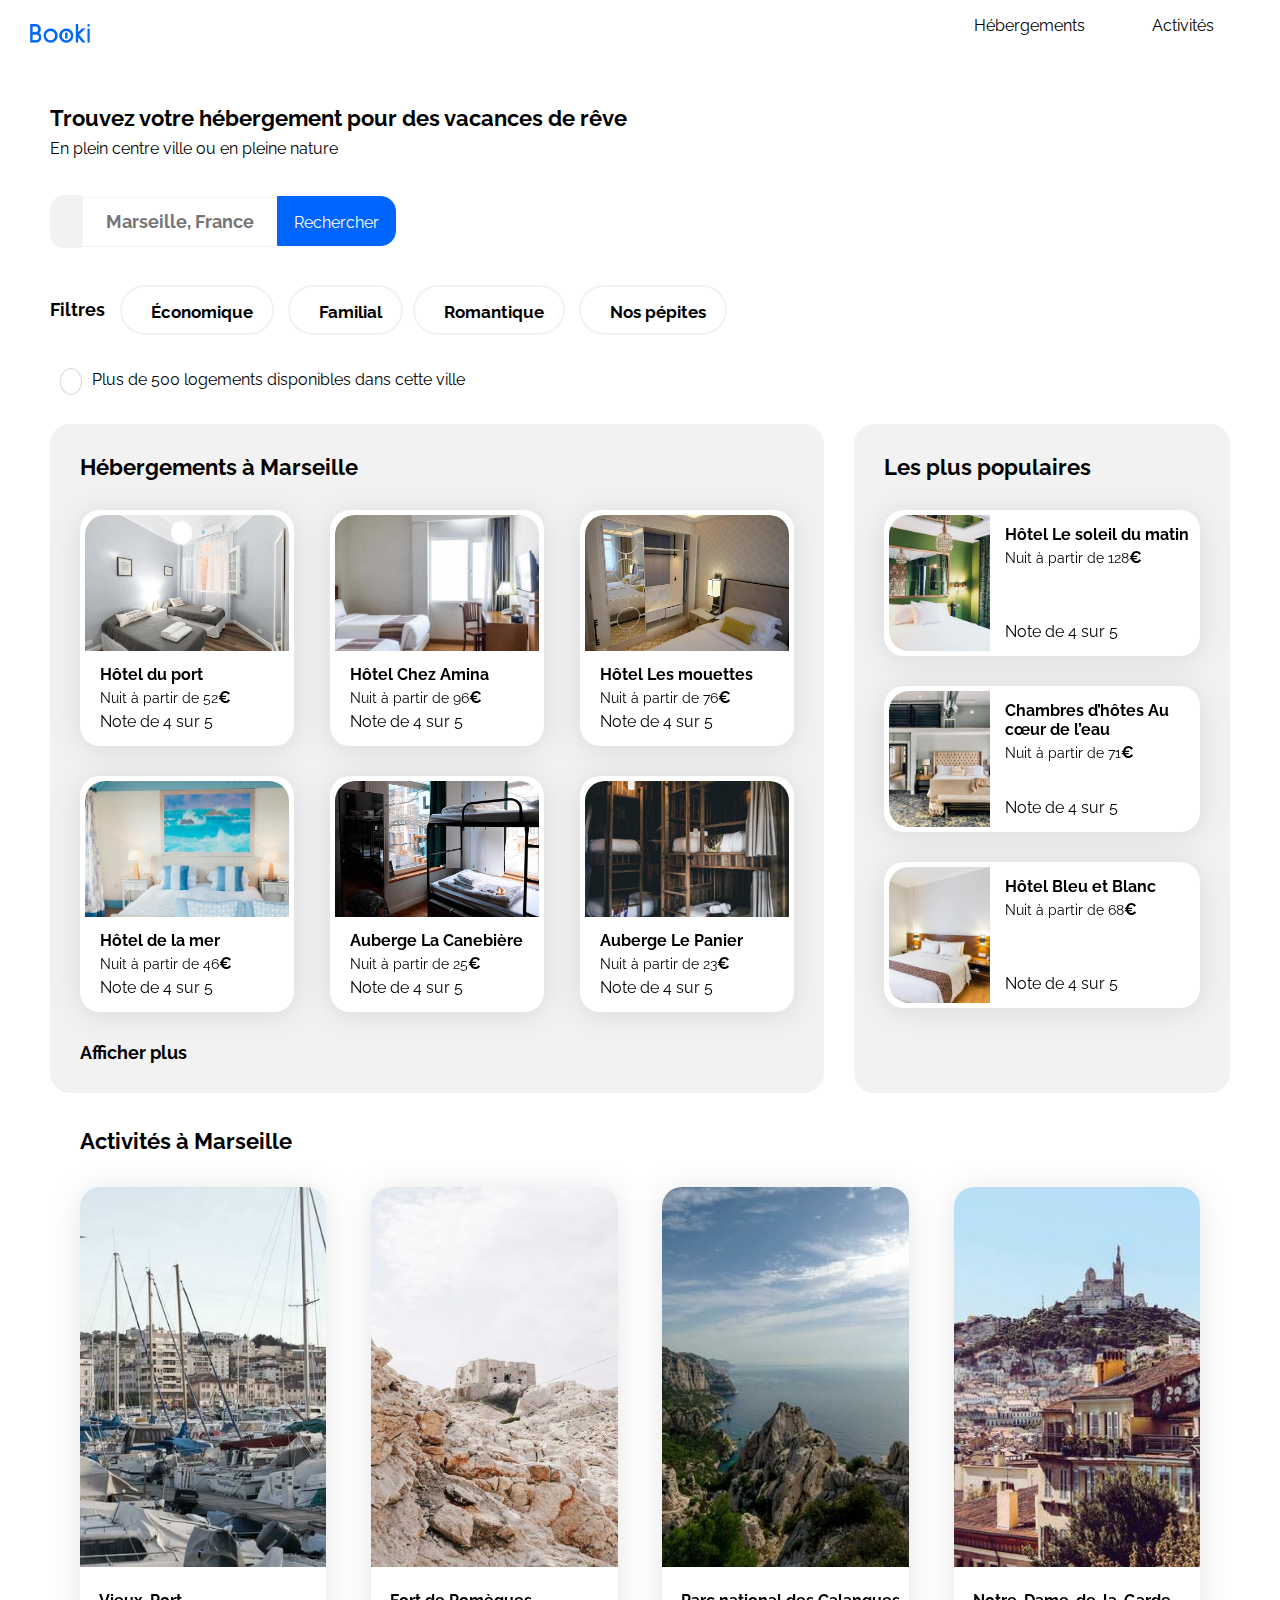
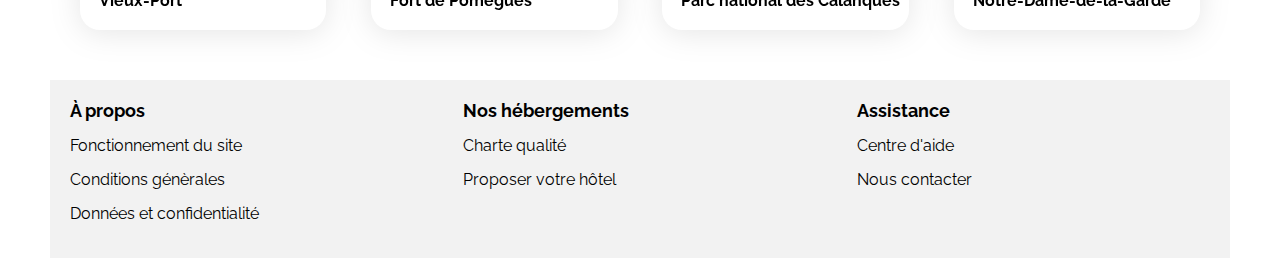
<file: index.html>
<!DOCTYPE html>
<html lang="fr">

<head>
    <meta charset="UTF-8">
    <meta name="viewport" content="width=device-width, initial-scale=1.0">
    <title>Booki</title>
    <link rel="preconnect" href="https://fonts.googleapis.com">
    <link rel="preconnect" href="https://fonts.gstatic.com" crossorigin>
    <link href="https://fonts.googleapis.com/css2?family=Raleway:wght@400;500;700&display=swap" rel="stylesheet">
    <link rel="stylesheet" href="https://cdnjs.cloudflare.com/ajax/libs/font-awesome/6.2.1/css/all.min.css"
        integrity="sha512-MV7K8+y+gLIBoVD59lQIYicR65iaqukzvf/nwasF0nqhPay5w/9lJmVM2hMDcnK1OnMGCdVK+iQrJ7lzPJQd1w=="
        crossorigin="anonymous" referrerpolicy="no-referrer" >
    <link rel="stylesheet" href="./css/style.css">
</head>

<body>
    <div class="main-container">
        <header>
            <nav class="header">
                <div class="header-right">  
                    <a class="header-hebergements" href="#hebergements-marseille">Hébergements</a>
                    <a class="header-activites" href="#activites-marseille">Activités</a>
                </div>
                <div class="logo">
                    <img src="./images/logo/Booki.png" alt="logo_booki">
                </div>
            </nav> 
        </header>
        <main>
            <!--section Recherche et Filtres-->
            <section class="search-town">
                <h1>Trouvez votre hébergement pour des vacances de rêve</h1>
                <span>En plein centre ville ou en pleine nature</span>
                <!--Bouton de Recherche-->
                <form action="#" class="form-research">
                    <label class="search-label"> <i class="fa fa-solid fa-location-dot"></i></label><input type="text" name="search"  id="informations" class="search-input" placeholder="Marseille, France"><button type="submit" class="btn-search"><span>Rechercher</span><i class="fa-solid fa-magnifying-glass"></i></button>
                </form>  
                <!--partie filtres-->
                <div class="filter">
                    <h2 class="title-filters" >Filtres</h2>
                    <div class="buttons-filters">
                        <div class="filters-part">
                            <button class="btn-filter"><i class="fa fa-solid fa-money-bill-wave-alt"></i>Économique</button>
                            <button class="btn-filter"><i class="fa fa-solid fa-person"></i>Familial</button>
                        </div>
                        <div class="filters-part">
                            <button class="btn-filter"><i class="fa fa-solid fa-heart"></i>Romantique</button>
                            <button class="btn-filter"><i class="fa fa-solid fa-fire"></i>Nos pépites</button>
                        </div>
                    </div>
                </div>
                <span class="infos"><label for="informations"><i class="fa-sharp fa-solid fa-info"></i></label>Plus de 500 logements disponibles dans cette ville</span>
            </section>
            <div class="hebergements-and-populaires">
                <!--Section hébergements-->
                <section class="hebergements" id="hebergements-marseille">
                    <div class="hebergements-title">
                        <h2>Hébergements à Marseille</h2>
                    </div>
                    <div class="hebergements-cards">
                       <article class="card">
                            <a href="#"> 
                                <img src="./images/hebergements/fred-kleber.jpg" alt="Chambre de l'hôtel du port"> 
                                <div class="card-content">
                                    <div class="card-txt">
                                        <h3 class="card-title">Hôtel du port</h3>
                                        <p class="card-subtitle">Nuit à partir de 52<span class="euro">€</span></p>
                                    </div>
                                    <div class="card-rating">
                                        <i class="fa-xs fa-solid fa-star" aria-hidden="true"></i>
                                        <i class="fa-xs fa-solid fa-star" aria-hidden="true"></i>
                                        <i class="fa-xs fa-solid fa-star" aria-hidden="true"></i>
                                        <i class="fa-xs fa-solid fa-star" aria-hidden="true"></i>
                                        <i class="fa-xs fa-solid fa-star neutral-star" aria-hidden="true"></i>
                                        <span class="sr-only">Note de 4 sur 5</span>          
                                    </div>  
                                </div>
                            </a>  
                        </article>
                        <article class="card">
                            <a href="#">
                                <img src="./images/hebergements/febrian-zakaria.jpg" alt="Chambre de l'hôtel Chez Amina">
                                <div class="card-content">
                                    <div class="card-txt">
                                        <h3 class="card-title">Hôtel Chez Amina</h3>
                                        <p class="card-subtitle">Nuit à partir de 96<span class="euro">€</span></p>
                                    </div>
                                    <div class="card-rating">
                                        <i class="fa-xs fa-solid fa-star" aria-hidden="true"></i>
                                        <i class="fa-xs fa-solid fa-star" aria-hidden="true"></i>
                                        <i class="fa-xs fa-solid fa-star" aria-hidden="true"></i>
                                        <i class="fa-xs fa-solid fa-star" aria-hidden="true"></i>
                                        <i class="fa-xs fa-solid fa-star neutral-star" aria-hidden="true"></i>
                                        <span class="sr-only">Note de 4 sur 5</span>          
                                    </div>  
                                </div> 
                            </a>   
                        </article>
                        <article class="card">
                            <a href="#">
                                <img src="./images/hebergements/reisetopia.jpg" alt="Chambre de l'hôtel des mouettes">
                                <div class="card-content">
                                    <div class="card-txt">
                                        <h3 class="card-title">Hôtel Les mouettes</h3>
                                        <p class="card-subtitle">Nuit à partir de 76<span class="euro">€</span></p>
                                    </div>
                                    <div class="card-rating">
                                        <i class="fa-xs fa-solid fa-star" aria-hidden="true"></i>
                                        <i class="fa-xs fa-solid fa-star" aria-hidden="true"></i>
                                        <i class="fa-xs fa-solid fa-star" aria-hidden="true"></i>
                                        <i class="fa-xs fa-solid fa-star" aria-hidden="true"></i>
                                        <i class="fa-xs fa-solid fa-star neutral-star" aria-hidden="true"></i>
                                        <span class="sr-only">Note de 4 sur 5</span>          
                                    </div>  
                                </div>     
                            </a>
                        </article>
                        <article class="card">
                            <a href="#">
                                <img src="./images/hebergements/annie-spratt.jpg" alt="Chambre de l'hôtel de la mer">
                                <div class="card-content">
                                    <div class="card-txt">
                                        <h3 class="card-title">Hôtel de la mer</h3>
                                        <p class="card-subtitle">Nuit à partir de 46<span class="euro">€</span></p>
                                    </div>
                                    <div class="card-rating">
                                        <i class="fa-xs fa-solid fa-star" aria-hidden="true"></i>
                                        <i class="fa-xs fa-solid fa-star" aria-hidden="true"></i>
                                        <i class="fa-xs fa-solid fa-star" aria-hidden="true"></i>
                                        <i class="fa-xs fa-solid fa-star" aria-hidden="true"></i>
                                        <i class="fa-xs fa-solid fa-star neutral-star" aria-hidden="true"></i>
                                        <span class="sr-only">Note de 4 sur 5</span>          
                                    </div>  
                                </div>  
                            </a>   
                        </article>
                        <article class="card">
                            <a href="#">
                                <img src="./images/hebergements/marcus-loke.jpg" alt="Chambre de l'Auberge La Canebière">
                                <div class="card-content">
                                    <div class="card-txt">
                                        <h3 class="card-title">Auberge La Canebière</h3>
                                        <p class="card-subtitle">Nuit à partir de 25<span class="euro">€</span></p>
                                    </div>
                                    <div class="card-rating">
                                        <i class="fa-xs fa-solid fa-star" aria-hidden="true"></i>
                                        <i class="fa-xs fa-solid fa-star" aria-hidden="true"></i>
                                        <i class="fa-xs fa-solid fa-star" aria-hidden="true"></i>
                                        <i class="fa-xs fa-solid fa-star" aria-hidden="true"></i>
                                        <i class="fa-xs fa-solid fa-star neutral-star" aria-hidden="true"></i>
                                        <span class="sr-only">Note de 4 sur 5</span>          
                                    </div>  
                                </div> 
                            </a>    
                        </article>
                        <article class="card">
                            <a href="#">
                                <img src="./images/hebergements/nicate-lee.jpg" alt="Chambre de l'Auberge Le Paniert">
                                <div class="card-content">
                                    <div class="card-txt">
                                        <h3 class="card-title">Auberge Le Panier</h3>
                                        <p class="card-subtitle">Nuit à partir de 23<span class="euro">€</span></p>
                                    </div>
                                    <div class="card-rating">
                                        <i class="fa-xs fa-solid fa-star" aria-hidden="true"></i>
                                        <i class="fa-xs fa-solid fa-star" aria-hidden="true"></i>
                                        <i class="fa-xs fa-solid fa-star" aria-hidden="true"></i>
                                        <i class="fa-xs fa-solid fa-star" aria-hidden="true"></i>
                                        <i class="fa-xs fa-solid fa-star neutral-star" aria-hidden="false"></i>
                                        <span class="sr-only">Note de 4 sur 5</span>          
                                    </div>  
                                </div> 
                            </a>
                        </article>
                        <h4>Afficher plus</h4>
                    </div>
                </section>
                <!--section populaires -->
                <section class="populaires">
                    <div class="populaires-title">
                        <h2>Les plus populaires</h2>
                        <i class="fa-solid fa-chart-line" aria-hidden="true"></i>
                    </div>
                    <div class="populaires-cards">
                        <article class="card">
                            <a href="#">
                                <img src="./images/hebergements/emile-guillemot.jpg" alt="Chambre de l'hôtel Le soleil du matin ">
                                <div class="card-content">
                                    <div class="card-txt">
                                        <h3 class="card-title">Hôtel Le soleil du matin</h3>
                                        <p class="card-subtitle">Nuit à partir de 128<span class="euro">€</span></p>
                                    </div>
                                    <div class="card-rating">
                                        <i class="fa-xs fa-solid fa-star" aria-hidden="true"></i>
                                        <i class="fa-xs fa-solid fa-star" aria-hidden="true"></i>
                                        <i class="fa-xs fa-solid fa-star" aria-hidden="true"></i>
                                        <i class="fa-xs fa-solid fa-star" aria-hidden="true"></i>
                                        <i class="fa-xs fa-solid fa-star neutral-star" aria-hidden="true"></i>
                                        <span class="sr-only">Note de 4 sur 5</span>
                                    </div>
                                </div>  
                            </a>
                        </article>
                        <article class="card">
                            <a href="#">
                                <img src="./images/hebergements/aw-creative.jpg" alt="Chambre d'hôtes Au coeurde l'eau">
                                <div class="card-content">
                                    <div class="card-txt">
                                        <h3 class="card-title">Chambres d’hôtes Au cœur de l’eau</h3>
                                        <p class="card-subtitle">Nuit à partir de 71<span class="euro">€</span></p>
                                    </div>
                                    <div class="card-rating">
                                        <i class="fa-xs fa-solid fa-star" aria-hidden="true"></i>
                                        <i class="fa-xs fa-solid fa-star" aria-hidden="true"></i>
                                        <i class="fa-xs fa-solid fa-star" aria-hidden="true"></i>
                                        <i class="fa-xs fa-solid fa-star" aria-hidden="true"></i>
                                        <i class="fa-xs fa-solid fa-star neutral-star" aria-hidden="true"></i>
                                        <span class="sr-only">Note de 4 sur 5</span>
                                    </div>
                                </div>
                            </a>
                        </article>
                        <article class="card">
                            <a href="#">
                                <img src="./images/hebergements/febrian-zakaria2.jpg" alt="Chambre de l'hôtel Bleu et Blanc">
                                <div class="card-content">
                                    <div class="card-txt">
                                        <h3 class="card-title">Hôtel Bleu et Blanc</h3>
                                        <p class="card-subtitle">Nuit à partir de 68<span class="euro">€</span></p>
                                    </div>
                                    <div class="card-rating">
                                        <i class="fa-xs fa-solid fa-star" aria-hidden="true"></i>
                                        <i class="fa-xs fa-solid fa-star" aria-hidden="true"></i>
                                        <i class="fa-xs fa-solid fa-star" aria-hidden="true"></i>
                                        <i class="fa-xs fa-solid fa-star" aria-hidden="true"></i>
                                        <i class="fa-xs fa-solid fa-star neutral-star" aria-hidden="true"></i>
                                        <span class="sr-only">Note de 4 sur 5</span>
                                    </div>   
                                </div>
                            </a>
                        </article>
                    </div>
                </section>
            </div>
            <!--Activités-->
            <div class="activites">
                <aside class="marseille" id="activites-marseille">
                    <div class="marseille-title">
                        <h2>Activités à Marseille</h2>
                    </div>
                    <div class="marseille-cards">
                        <article class="card-activites">
                            <a href="#">
                                <img src="./images/activites/reno-laithienne.jpg" alt="Vieux-port">
                                <div class="card-content">
                                    <div class="card-txt">
                                        <h3 class="card-title">Vieux-Port</h3>
                                    </div>
                                </div>
                            </a>
                        </article>
                        <article class="card-activites">
                            <a href="#">
                                <img src="./images/activites/paul-hermann.jpg" alt="Fort de Pomègues">
                                <div class="card-content">
                                    <div class="card-txt">
                                        <h3 class="card-title">Fort de Pomègues</h3>
                                    </div>
                                </div>
                            </a>
                        </article>
                        <article class="card-activites">
                            <a href="#">
                                <img src="./images/activites/kilyan-sockalingum.jpg" alt="Parc national des calanques">
                                <div class="card-content">
                                    <div class="card-txt">
                                        <h3 class="card-title">Parc national des Calanques</h3>
                                    </div>  
                                </div>
                            </a>
                        </article>
                        <article class="card-activites">
                            <a href="#">
                                <img src="./images/activites/florian-wehde.jpg" alt="Notre-Dame-de-la-Garde">
                                <div class="card-content">
                                    <div class="card-txt">
                                        <h3 class="card-title">Notre-Dame-de-la-Garde</h3>
                                    </div>  
                                </div>
                            </a>
                        </article>
                    </div>
                </aside>
            </div>
        </main>
        <footer>
            <div class="footer">
                <div class="apropos">
                    <ul>
                        <li><a href=""><h3>À propos</h3></a></li>
                        <li><a href=""><span>Fonctionnement du site</span></a></li>
                        <li><a href=""><span>Conditions génèrales</span></a></li>
                        <li><a href=""><span>Données et confidentialité</span></a></li>
                    </ul>
                </div>
                <div class="noshebergements">
                    <ul>
                        <li><a href=""><h3>Nos hébergements</h3></a></li>
                        <li><a href=""><span>Charte qualité</span></a></li>
                        <li><a href=""><span>Proposer votre hôtel</span></a></li>
                    </ul>
                </div>
                <div class="assistance">
                    <ul>
                        <li><a href=""><h3>Assistance</h3></a></li>
                        <li><a href=""><span>Centre d'aide</span></a></li>
                        <li><a href=""><span>Nous contacter</span></a></li>
                    </ul>
                </div>
            </div>
        </footer>
    </div>
</body>

</html>
</file>
<file: css/style.css>
/****** General ***********/
*, ::before, ::after{
    box-sizing: border-box;
    margin: 0px;
    padding: 0;
}

* {
    font-family: 'Raleway', sans-serif;
}

:root {
    --main-color: #0065FC;
    --main-bg-color: #F2F2F2;
    --filter-bg-color: #DEEBFF;
}

h1 {
    font-size: 22px;
    font-weight: 700;
    margin-top: 82px;
    margin-bottom: 8px;
}

h2 {
    font-size: 22px;
    font-weight: 700;
}

h3 {
    font-size: 18px;
    font-weight: 700;
    margin-bottom: 10px;
}

h4 {
    font-size: 18px;
    font-weight: 700;
    margin-top: 30px;
}    

p {
    font-size: 16px;
    font-weight: 400;
}
span {
    font-size: 16px;
    font-weight: 400;
    margin-top: 0;
}

a {
    color: black;
    text-decoration: none;
}
.fa-solid {
    color: var(--main-color);
}


body {
    display: flex;
    justify-content: center;
}

.main-container {
    max-width: 1440px;
    box-sizing: border-box;
    padding: 0 50px;
}

/* header */

.header img {
    height: 19px;
    width: auto;
    position: relative;
    top: 24px;
    right: 20px;
}

.header-right {
    display: flex;
    float: right;
    position: relative;
    top: 0;
}

.header-right a {
    font-size: 16px; 
    font-weight: 400;
    margin-left: 35px;
    position: relative;
    padding: 16px;
    text-align: center;
} 

.header-right a:hover {
    border-top: 2px solid var(--main-color) ;
    color: var(--main-color);
    line-height: 16px;
}

/* Barre de recherche par ville */

.search-label, .search-input, .btn-search {
    height: 50px;
    font-size: 18px;
    font-weight: 700;
    margin: 38px 0;
    text-align: center;
}

.search-label .fa-solid {
    background: var(--main-bg-color);
    border: 1px solid var(--main-bg-color);
    border-radius: 15px 0px 0px 15px;
    color: black;
    padding: 15px 15px;
}

.search-input {
    max-width: 195px;
    border: 1px solid var(--main-bg-color);
    border-right:none;
    padding: 14px; 

}

.btn-search {
    max-width: 132px;
    background: var(--main-color);
    border: 1px solid var(--main-color);
    border-radius: 0px 15px 15px 0px;
    color: white;
    cursor: pointer;
    padding: 14px 16px;  
}
.btn-search .fa-solid{
    display: none;
}

/*section_filtres*/

.filter {
    display: flex;
}

.title-filters {
    line-height: 50px;
    margin-right: 15px;
    font-size: 18px;
    font-weight: 700;
}

.buttons-filters {
  margin-bottom: 35px;
  display: flex;
}

.btn-filter {
    height: 50px;
    background: none;
    border: 2px solid var(--main-bg-color);
    border-radius: 25px;
    font-size: 17px;
    font-weight: 700;
    margin-right: 10px;
    padding: 4px 19px;
}

.btn-filter .fa-solid {
    font-size: 22px;
    margin-right: 10px;
}

.btn-filter:hover {
    background: var(--filter-bg-color);
}

.infos {
    display: flex;
    align-items: center;
    margin-left: 10px;
    margin-bottom: 35px;
}

.infos .fa-solid {
    margin-right: 10px;
    padding: 7px 10px;
    font-size: 10px;
    border: 1px solid #D9D9D9;
    border-radius: 50%;
}

/* code commun à Hébergements, populaires et activites */

.hebergements a, .activites a, .populaires a {
    width: 100%;
    margin: 0;
    padding: 0;
}

.card {
    background-color: white;
    border: none;
    border-radius: 20px;
    filter: drop-shadow(0px 3px 15px rgba(0, 0, 0, 0.1));
}

.card img, .card-activites img {
    object-fit: cover;
}

.card-title {
    font-size: 16px;
    margin-top: 10px;
    margin-bottom: 4px;
}

.euro {
    font-weight: 700;
}

.neutral-star {
    color: var(--main-bg-color);
}

.card-subtitle {
    font-size: 14px;
}
.hebergements-cards .card-rating, .populaires-cards .card-rating  {
    margin-bottom: 10px;
}

.hebergements-cards .card, .populaires-cards .card {
    display: flex;
    flex-direction: row;
    flex-wrap: wrap;
    margin-top: 30px;
    padding: 5px;
    filter : drop-shadow(0px 3px 15px rgba(0, 0, 0, 0.1));
}

/* Hebergements And Populaires */

.hebergements-and-populaires {
    display: flex;
    justify-content: space-between;
    gap: 30px;
    margin-bottom: 5px;
}

.hebergements-and-populaires section {
    background-color: var(--main-bg-color);
    border-radius: 20px;
    padding: 30px;
    box-sizing: border-box;
}


/* Hébergements */

.hebergements {
    width: 66%;
    display: flex;
    flex-wrap: wrap;
}

.hebergements-cards{
    display: flex;
    flex-flow: row wrap;
    justify-content: space-between;
}

.hebergements-cards .card {
    width: 30%;
}

.hebergements-cards img {
    width: 100%;
    height: 136px;
    border-radius: 20px 20px 0px 0px;
}

.hebergements-cards .card-content {
    padding-left: 15px;
    box-sizing: border-box;
}
.hebergements-cards .card-rating {
    margin-top: 5px;
}

/* Populaires */

.populaires {
    width: 32%;
    display: flex;
    flex-direction: column;
}
.populaires a{
    display: flex;
}

.populaires-title {
    display: flex;
    justify-content: space-between;
    align-items: center;
}

.populaires-cards {
    display: flex;
    flex-direction: column ;
    flex-wrap: nowrap;
}

.populaires-cards img {
    width: 33%;
    height: 136px;
    border-radius: 20px 0px 0px 20px;
}

.populaires-cards .card-content {
    width: 67%;
    padding-left: 15px;
    padding-right: 5px;
    display: flex;
    flex-direction: column;
    flex-wrap: wrap;
    justify-content: space-between;
    box-sizing: border-box;
}

/* Activités à Marseilles */

.activites {
    width: 100%;
    display: flex;
}

.activites aside {
    border-radius: 20px;
    box-sizing: border-box;
    padding: 30px; 
}

.marseille-cards {
    display: flex;
    flex-direction: row;
    justify-content: space-between;
}

.marseille-cards .card-activites {
    width: 22%;
    background-color: white;
    border: none;
    border-radius: 20px;
    display: flex;
    margin-top: 33px;
    filter : drop-shadow(0px 3px 15px rgba(0, 0, 0, 0.1));
}

.marseille-cards img {
    width: 100%;
    height: 380px;
    border-radius: 20px 20px 0px 0px;
}

.marseille-cards .card-title {
    text-align: left;
    margin: 20px 0px 20px 19px;
}

/* Footer */

.footer {
    background: var(--main-bg-color);
    display: grid;
    grid-template-columns: 1fr 1fr 1fr;
    margin-top: 20px; 
}

.footer ul {
   padding: 20px;
}

.footer ul li {
    list-style: none;
    margin-left: 0;
    margin-bottom: 15px;
}

/* Medium devices (tablets, less/equal than 1024px) */

@media (max-width: 1024px) {

.main-container {
    box-sizing: border-box;
    max-width: 1024px;
    padding: 0 20px;
}

/* header */

.header img {
   position: relative;
   right: 0px;
    
}

/** Filtres 1024px **/

.filter {
    display: flex;
    flex-direction: column;
}

/** Hebergements and populaires 1024px **/

.hebergements-and-populaires {
    flex-direction: column;
    gap: 0px;
}

.hebergements {
     width: 100%;
}

.populaires {
    width: 100%;
    margin-top: 50px;
}

.populaires-cards {
    display: flex;
    flex-direction: row;
    justify-content: space-between;
}

.populaires-cards .card {
    width: 30%;
}

.populaires-cards .card-title {
    font-size: 14px;
}

.populaires-cards .card-subtitle {
    font-size: 14px;
}

.activites .marseille-cards img {
    width: 100%;
    height: 200px;
    margin: 0;
    padding: 0;
}

}

/* Small devices (phones, less than 768px) */

@media screen and (max-width: 767px) {

/* Général */
*, ::before, ::after {
    box-sizing: border-box;
    margin: 0px;
    padding: 0;
}
body{
    text-align: center;
}

.main-container {
    max-width: 767px;
    box-sizing: border-box;
    padding: 0;
}

.euro {
    font-size: 14px;
    font-weight: 600;
    padding-bottom: 20px;
}

h4{
    margin-top: 15px;
}

/* header 768px */

.header {
    margin: 0px;
    display: flex;
    flex-flow: row-reverse wrap-reverse;
    justify-content: center;  
}

.header .logo {
    width: 100%;
    margin-top: 10px;
    margin-bottom: 50px;
}

.header-right{
    width: 100%;
    height: auto;
}
.header-right a {
    margin: 0px;
    width: 100%;
}

.header a:hover {
    border-bottom: 2px solid var(--main-color) ;
    border-top: none;
    color: var(--main-color);  
}

/* bouton de recherche 768px */

.btn-search span{
    display: none; 
}

.btn-search .fa-solid {
    display: block;
}

.form-research{
    display: flex;
    justify-content: center;
    align-items: center;
    margin-left: 20px;
    margin-right: 20px;

}
.search-input{
    width: 100%;
    max-width: 277px;
}
.btn-search {
    border-radius: 15px;
    height: 51px;
    margin-left: -10px; 
    max-width: 50px; 
}

.btn-search .fa-solid {
    color: white;
}

/* filtres 768px */
.filter {
    padding: 20px 0px 0px 0px;
}

.title-filters {
    margin-left: 20px;
    text-align: left;
}

.buttons-filters {
    display: flex;
    flex-direction: column;
    padding: 0;
    margin: 0px;
}

.filters-part {
    display: flex;
    flex-direction: row;   
    justify-content: space-between;
    gap: 0px;
    margin: 20px;
}

.btn-filter {
    width: 100%;
    font-weight: 700;
    margin-bottom: 10px;
    font-size: 14px;
}

.infos {
    padding: 0 15px 15px 15px;
    margin-bottom: 20px;
    margin-top: 0;
    text-align: left;
}

/* section hébergements and populaires 768px */

.hebergements-and-populaires {
    display: flex;
    flex-direction: column-reverse;
    justify-content: center;
    margin: 0px;
    padding: 0;
}

.hebergements-and-populaires section {
    background-color: white;
    border-radius: 0;
    box-sizing: border-box;
    padding: 0;
}
.populaires {
    margin: 0px;
    padding: 0;
}

.populaires-title, .hebergements-title {
    padding: 30px 20px 0 20px ;
    text-align: left;
}

.hebergements-and-populaires section + .populaires {
    background: var(--main-bg-color);
    padding-top: 0px;
}

.populaires-cards, .hebergements-cards {
    display: flex;
    flex-direction: column;
    justify-content: center;
    padding: 15px 20px 20px 20px;
}

.populaires-cards .card, .hebergements-cards .card {
    width: auto;
    padding:  5px 5px;
    margin: 7px 0px;
}
.populaires-cards .card-txt {
    margin-left: 15px;
    margin-right: 5px;
}

.populaires-cards .card-title {
    font-size: 16px;
}

.populaires-cards .card-rating {
    margin-left: 15px;
}

.populaires-cards .card {
    text-align: left;
}

.populaires-cards .card img {
    height: max(30vw, 136px);
    height: 146px;
    object-fit: cover ;
}

.hebergements-cards {
    width: 100%;
    text-align: left;
}

.hebergements-cards img {
    width: 100%;
    height: max(10em, 124px);
    object-fit: cover ;
    
}

.hebergements .card-rating {
    padding-top: 5px;
}
.hebergements-cards h3 {
    padding:0px;
}
.hebergements h4{
    margin-left: 0px;
}

/* Activités à Marseille 768px */

.activites aside {
    width: 100%;
    padding-top: 65px;
    padding-left: 30px;
}

.marseille-title h2 {
    font-size: 22px;
    font-weight: 700;
    text-align: left;
    margin-bottom: 30px;
    margin-left: 10px;
}

.marseille-cards {
    width: 100%;
    display: flex;
    flex-direction: row;
    flex-wrap: wrap;
    margin-left: 0;
    margin-right: 0;
}

.marseille-cards .card-activites {
    width: 100%; 
    border: 2px solid var(--main-bg-color);
    display: flex;
    flex-flow: row wrap;
    margin: 7px;
}

.marseille-cards .card-txt {
    margin-left: 15px;
    text-align: left;
}

/* Footer 768px */

.footer {
    border-radius: 0;
    display: flex;
    flex-direction: column; 
    margin-top: 65px;
}
.footer ul {
    margin: 0px;
    padding: 40px;
 }
ul li {
    margin: 0;
    text-align: left;
}
 
}
</file>
